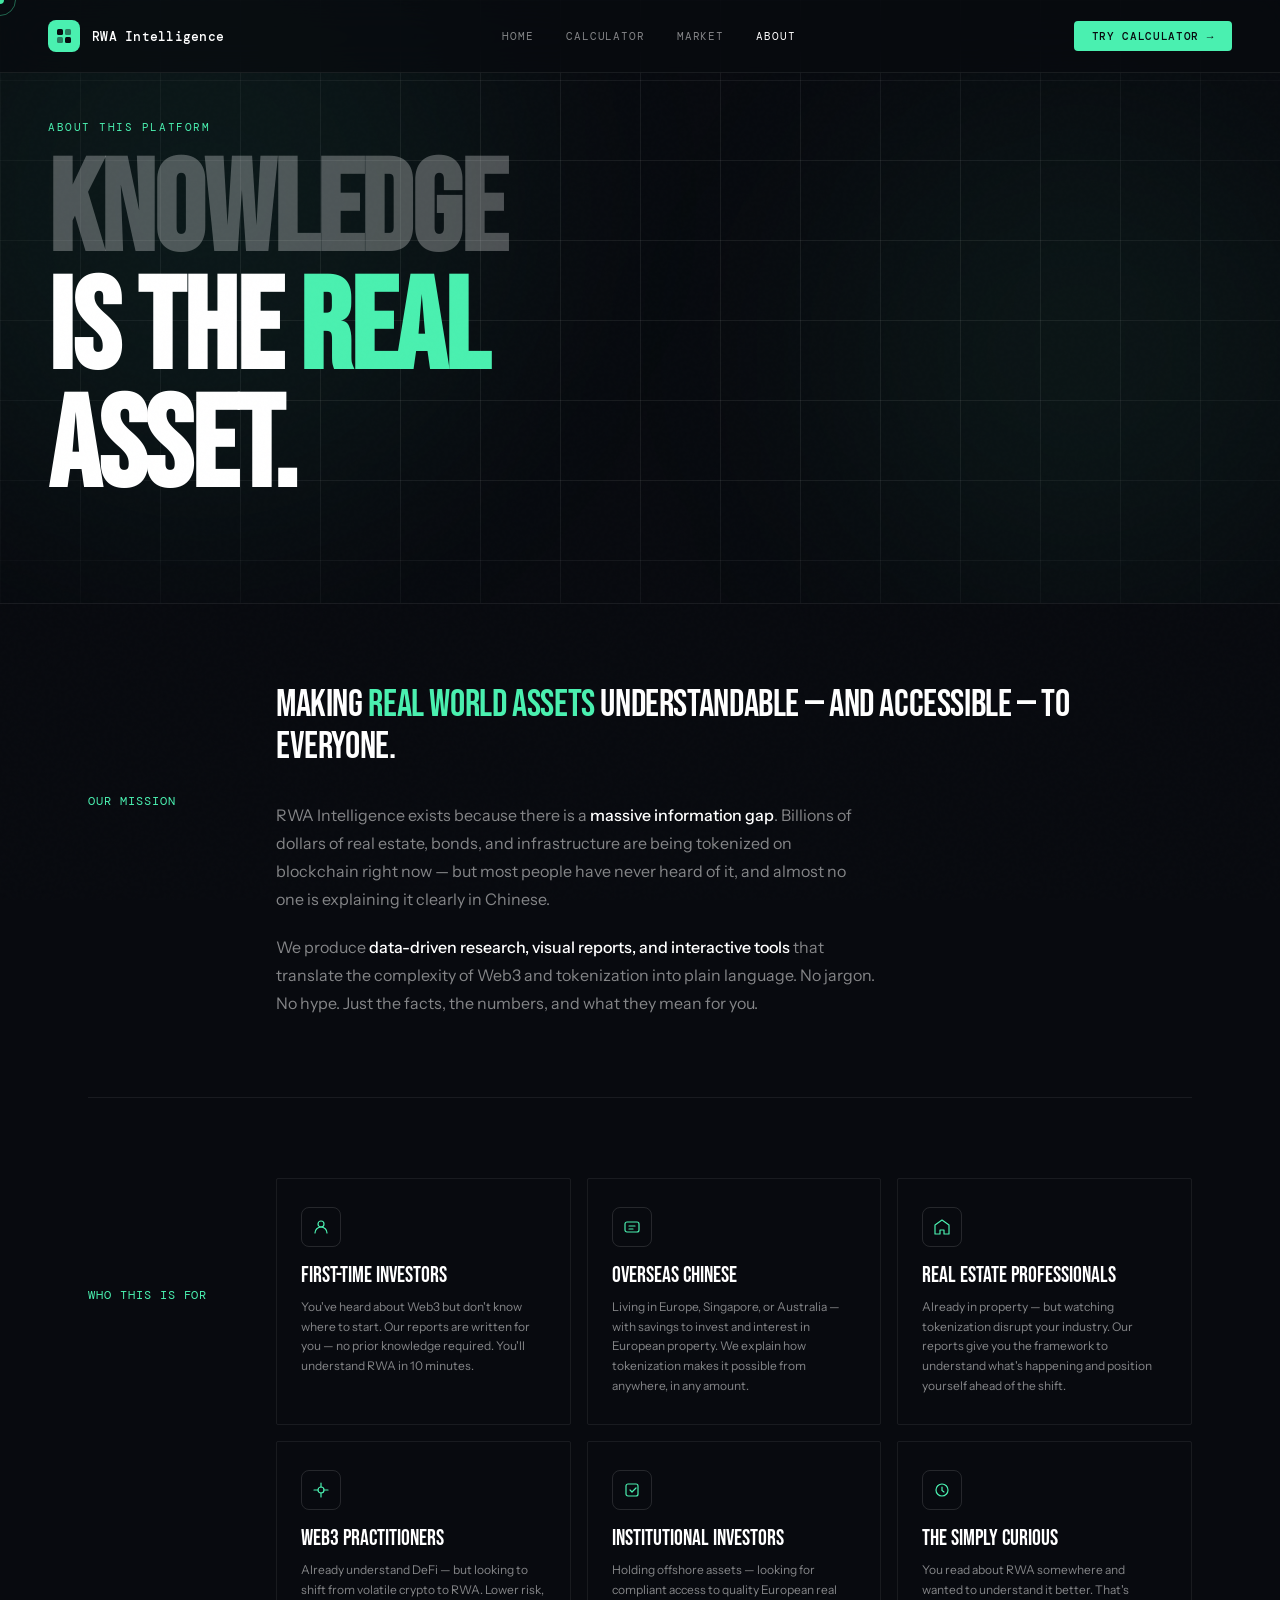
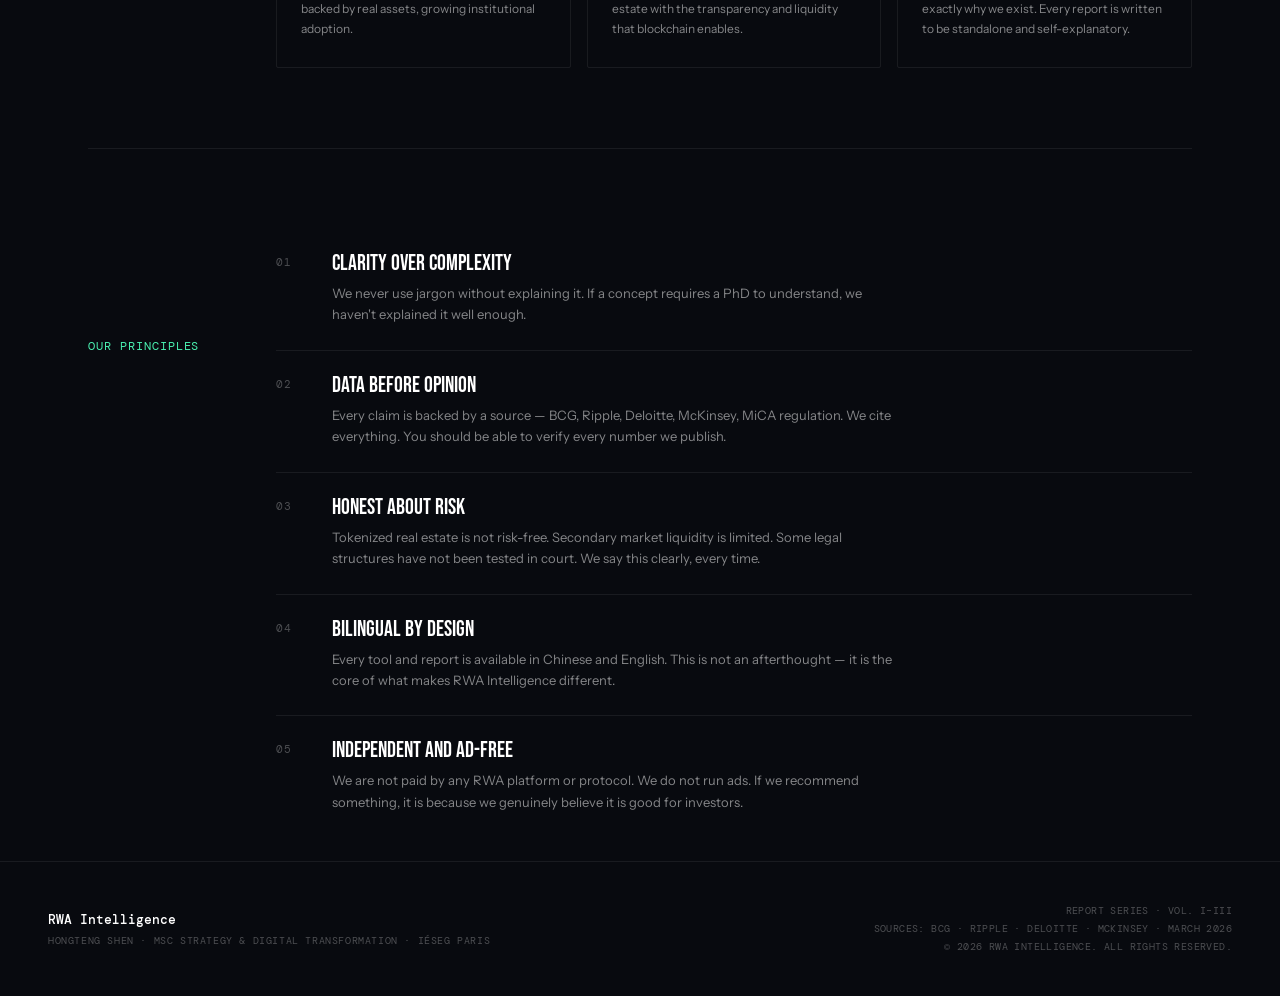
<file: about.html>
<!DOCTYPE html>
<html lang="en">
<head>
<meta charset="UTF-8"/>
<meta name="viewport" content="width=device-width, initial-scale=1.0"/>
<title>About — RWA Intelligence</title>
<meta name="description" content="RWA Intelligence is a bilingual research platform making Real World Asset tokenization accessible to everyone."/>
<link rel="preconnect" href="https://fonts.googleapis.com">
<link href="https://fonts.googleapis.com/css2?family=Bebas+Neue&family=DM+Mono:wght@300;400;500&family=Instrument+Sans:ital,wght@0,400;0,500;0,600;1,400&display=swap" rel="stylesheet">
<script async src="https://www.googletagmanager.com/gtag/js?id=G-4YDBL68VCG"></script>
<script>
  window.dataLayer = window.dataLayer || [];
  function gtag(){dataLayer.push(arguments);}
  gtag('js', new Date());
  gtag('config', 'G-4YDBL68VCG');
</script>
<link rel="stylesheet" href="style.css">
<style>
.about-hero{
  min-height:60vh;display:flex;flex-direction:column;justify-content:flex-end;
  padding:120px 48px 64px;position:relative;overflow:hidden;
  border-bottom:1px solid var(--line);
}
.about-body{max-width:1200px;margin:0 auto;padding:0 48px}
.about-section{padding:80px 0;border-bottom:1px solid var(--line)}
.about-section:last-child{border-bottom:none;padding-bottom:48px}
.two-col{display:grid;grid-template-columns:140px 1fr;gap:48px;align-items:start;overflow:hidden}
.col-label{
  font-family:var(--f-mono);font-size:12px;color:var(--accent);
  letter-spacing:.08em;text-transform:uppercase;padding-top:8px;
  position:sticky;top:100px;line-height:1.6;
}
.mission-text{
  font-family:var(--f-disp);font-size:clamp(24px,3vw,42px);
  line-height:1.1;color:var(--white);letter-spacing:-.01em;margin-bottom:32px;
}
.mission-text .hl{color:var(--accent)}
.mission-sub{font-size:16px;color:var(--dim);line-height:1.75;max-width:600px;margin-bottom:20px}
.mission-sub:last-child{margin-bottom:0}
.mission-sub strong{color:var(--white);font-weight:500}
.audience-grid{display:grid;grid-template-columns:repeat(3,minmax(0,1fr));gap:16px}
.audience-card{
  border:1px solid var(--line);border-radius:2px;padding:28px 24px;
  position:relative;overflow:hidden;transition:border-color .2s,background .2s;
}
.audience-card:hover{border-color:var(--line2);background:var(--bg2)}
.audience-card::before{
  content:'';position:absolute;top:0;left:0;right:0;height:2px;
  background:var(--accent);transform:scaleX(0);transform-origin:left;transition:transform .3s;
}
.audience-card:hover::before{transform:scaleX(1)}
.audience-icon{
  width:40px;height:40px;border-radius:8px;border:1px solid var(--line2);
  display:flex;align-items:center;justify-content:center;margin-bottom:18px;
}
.audience-icon svg{width:18px;height:18px}
.audience-title{font-family:var(--f-disp);font-size:22px;color:var(--white);line-height:1;margin-bottom:10px}
.audience-desc{font-size:12px;color:var(--dim);line-height:1.65}
.principle-list{display:flex;flex-direction:column}
.principle-row{
  display:flex;align-items:flex-start;gap:24px;
  padding:24px 0;border-bottom:1px solid var(--line);
}
.principle-row:last-child{border-bottom:none;padding-bottom:0}
.principle-num{font-family:var(--f-mono);font-size:11px;color:var(--dim2);letter-spacing:.06em;min-width:32px;padding-top:2px}
.principle-title{font-family:var(--f-disp);font-size:22px;color:var(--white);margin-bottom:8px;line-height:1}
.principle-desc{font-size:13px;color:var(--dim);line-height:1.65;max-width:560px}
@media(max-width:900px){
  .about-hero{padding:100px 24px 48px}
  .about-body{padding:0 24px}
  .two-col{grid-template-columns:1fr;gap:24px}
  .col-label{position:static}
  .audience-grid{grid-template-columns:1fr}
  .about-section{padding:56px 0}
}
</style>
</head>
<body>

<div class="cursor" id="cursor"></div>
<div class="cursor-ring" id="cursorRing"></div>

<nav>
  <a class="nav-logo" href="index.html">
    <div class="nav-logo-mark">
      <svg viewBox="0 0 16 16" fill="none">
        <rect x="1" y="1" width="6" height="6" rx="1.5" fill="#080a0f"/>
        <rect x="9" y="1" width="6" height="6" rx="1.5" fill="#080a0f" opacity=".5"/>
        <rect x="1" y="9" width="6" height="6" rx="1.5" fill="#080a0f" opacity=".5"/>
        <rect x="9" y="9" width="6" height="6" rx="1.5" fill="#080a0f"/>
      </svg>
    </div>
    <div class="nav-brand">RWA Intelligence</div>
  </a>
  <div class="nav-links">
    <a class="nav-link" href="index.html">Home</a>
    <a class="nav-link" href="calculator.html">Calculator</a>
    <a class="nav-link" href="#">Market</a>
    <a class="nav-link" href="about.html" style="color:var(--white)">About</a>
  </div>
  <a class="nav-cta" href="calculator.html">Try Calculator →</a>
</nav>

<!-- Hero -->
<div class="about-hero">
  <div class="hero-grid"></div>
  <div class="orb orb1"></div>
  <div class="orb orb2" style="background:rgba(74,240,176,0.05)"></div>
  <div class="hero-eyebrow reveal">About this platform</div>
  <h1 class="hero-title reveal">
    <span class="line-dim">Knowledge</span><br>
    is the <span class="line-accent">real</span><br>
    asset.
  </h1>
</div>

<div class="about-body">

  <!-- Mission -->
  <div class="about-section reveal">
    <div class="two-col">
      <div class="col-label">Our mission</div>
      <div class="col-content">
        <p class="mission-text">Making <span class="hl">Real World Assets</span> understandable — and accessible — to everyone.</p>
        <p class="mission-sub">RWA Intelligence exists because there is a <strong>massive information gap</strong>. Billions of dollars of real estate, bonds, and infrastructure are being tokenized on blockchain right now — but most people have never heard of it, and almost no one is explaining it clearly in Chinese.</p>
        <p class="mission-sub">We produce <strong>data-driven research, visual reports, and interactive tools</strong> that translate the complexity of Web3 and tokenization into plain language. No jargon. No hype. Just the facts, the numbers, and what they mean for you.</p>
      </div>
    </div>
  </div>

  <!-- Who this is for -->
  <div class="about-section reveal">
    <div class="two-col">
      <div class="col-label">Who this is for</div>
      <div class="col-content">
        <div class="audience-grid">
          <div class="audience-card">
            <div class="audience-icon">
              <svg viewBox="0 0 18 18" fill="none"><circle cx="9" cy="6" r="3" stroke="var(--accent)" stroke-width="1.2"/><path d="M3 15c0-3.314 2.686-6 6-6s6 2.686 6 6" stroke="var(--accent)" stroke-width="1.2" stroke-linecap="round"/></svg>
            </div>
            <div class="audience-title">First-time investors</div>
            <div class="audience-desc">You've heard about Web3 but don't know where to start. Our reports are written for you — no prior knowledge required. You'll understand RWA in 10 minutes.</div>
          </div>
          <div class="audience-card">
            <div class="audience-icon">
              <svg viewBox="0 0 18 18" fill="none"><rect x="2" y="4" width="14" height="10" rx="2" stroke="var(--accent)" stroke-width="1.2"/><path d="M6 8h6M6 11h4" stroke="var(--accent)" stroke-width="1.2" stroke-linecap="round"/></svg>
            </div>
            <div class="audience-title">Overseas Chinese</div>
            <div class="audience-desc">Living in Europe, Singapore, or Australia — with savings to invest and interest in European property. We explain how tokenization makes it possible from anywhere, in any amount.</div>
          </div>
          <div class="audience-card">
            <div class="audience-icon">
              <svg viewBox="0 0 18 18" fill="none"><path d="M9 2L2 7v9h5v-4h4v4h5V7L9 2z" stroke="var(--accent)" stroke-width="1.2" stroke-linejoin="round"/></svg>
            </div>
            <div class="audience-title">Real estate professionals</div>
            <div class="audience-desc">Already in property — but watching tokenization disrupt your industry. Our reports give you the framework to understand what's happening and position yourself ahead of the shift.</div>
          </div>
          <div class="audience-card">
            <div class="audience-icon">
              <svg viewBox="0 0 18 18" fill="none"><path d="M9 2v4M9 12v4M2 9h4M12 9h4" stroke="var(--accent)" stroke-width="1.2" stroke-linecap="round"/><circle cx="9" cy="9" r="3" stroke="var(--accent)" stroke-width="1.2"/></svg>
            </div>
            <div class="audience-title">Web3 practitioners</div>
            <div class="audience-desc">Already understand DeFi — but looking to shift from volatile crypto to RWA. Lower risk, backed by real assets, growing institutional adoption.</div>
          </div>
          <div class="audience-card">
            <div class="audience-icon">
              <svg viewBox="0 0 18 18" fill="none"><rect x="3" y="3" width="12" height="12" rx="2" stroke="var(--accent)" stroke-width="1.2"/><path d="M7 9l2 2 4-4" stroke="var(--accent)" stroke-width="1.2" stroke-linecap="round" stroke-linejoin="round"/></svg>
            </div>
            <div class="audience-title">Institutional investors</div>
            <div class="audience-desc">Holding offshore assets — looking for compliant access to quality European real estate with the transparency and liquidity that blockchain enables.</div>
          </div>
          <div class="audience-card">
            <div class="audience-icon">
              <svg viewBox="0 0 18 18" fill="none"><circle cx="9" cy="9" r="6" stroke="var(--accent)" stroke-width="1.2"/><path d="M9 6v3.5L11 11" stroke="var(--accent)" stroke-width="1.2" stroke-linecap="round"/></svg>
            </div>
            <div class="audience-title">The simply curious</div>
            <div class="audience-desc">You read about RWA somewhere and wanted to understand it better. That's exactly why we exist. Every report is written to be standalone and self-explanatory.</div>
          </div>
        </div>
      </div>
    </div>
  </div>

  <!-- Principles -->
  <div class="about-section reveal">
    <div class="two-col">
      <div class="col-label">Our principles</div>
      <div class="col-content">
        <div class="principle-list">
          <div class="principle-row">
            <div class="principle-num">01</div>
            <div>
              <div class="principle-title">Clarity over complexity</div>
              <div class="principle-desc">We never use jargon without explaining it. If a concept requires a PhD to understand, we haven't explained it well enough.</div>
            </div>
          </div>
          <div class="principle-row">
            <div class="principle-num">02</div>
            <div>
              <div class="principle-title">Data before opinion</div>
              <div class="principle-desc">Every claim is backed by a source — BCG, Ripple, Deloitte, McKinsey, MiCA regulation. We cite everything. You should be able to verify every number we publish.</div>
            </div>
          </div>
          <div class="principle-row">
            <div class="principle-num">03</div>
            <div>
              <div class="principle-title">Honest about risk</div>
              <div class="principle-desc">Tokenized real estate is not risk-free. Secondary market liquidity is limited. Some legal structures have not been tested in court. We say this clearly, every time.</div>
            </div>
          </div>
          <div class="principle-row">
            <div class="principle-num">04</div>
            <div>
              <div class="principle-title">Bilingual by design</div>
              <div class="principle-desc">Every tool and report is available in Chinese and English. This is not an afterthought — it is the core of what makes RWA Intelligence different.</div>
            </div>
          </div>
          <div class="principle-row">
            <div class="principle-num">05</div>
            <div>
              <div class="principle-title">Independent and ad-free</div>
              <div class="principle-desc">We are not paid by any RWA platform or protocol. We do not run ads. If we recommend something, it is because we genuinely believe it is good for investors.</div>
            </div>
          </div>
        </div>
      </div>
    </div>
  </div>

</div>

<footer style="border-top:1px solid var(--line);padding:40px 48px;display:flex;align-items:center;justify-content:space-between;gap:24px;flex-wrap:wrap">
  <div>
    <div class="footer-brand">RWA Intelligence</div>
    <div class="footer-sub">Hongteng Shen · MSc Strategy & Digital Transformation · IÉSEG Paris</div>
  </div>
  <div class="footer-right">
    Report Series · Vol. I–III<br>
    Sources: BCG · Ripple · Deloitte · McKinsey · March 2026<br>
    © 2026 RWA Intelligence. All rights reserved.
  </div>
</footer>

<script src="main.js"></script>
</body>
</html>
</file>
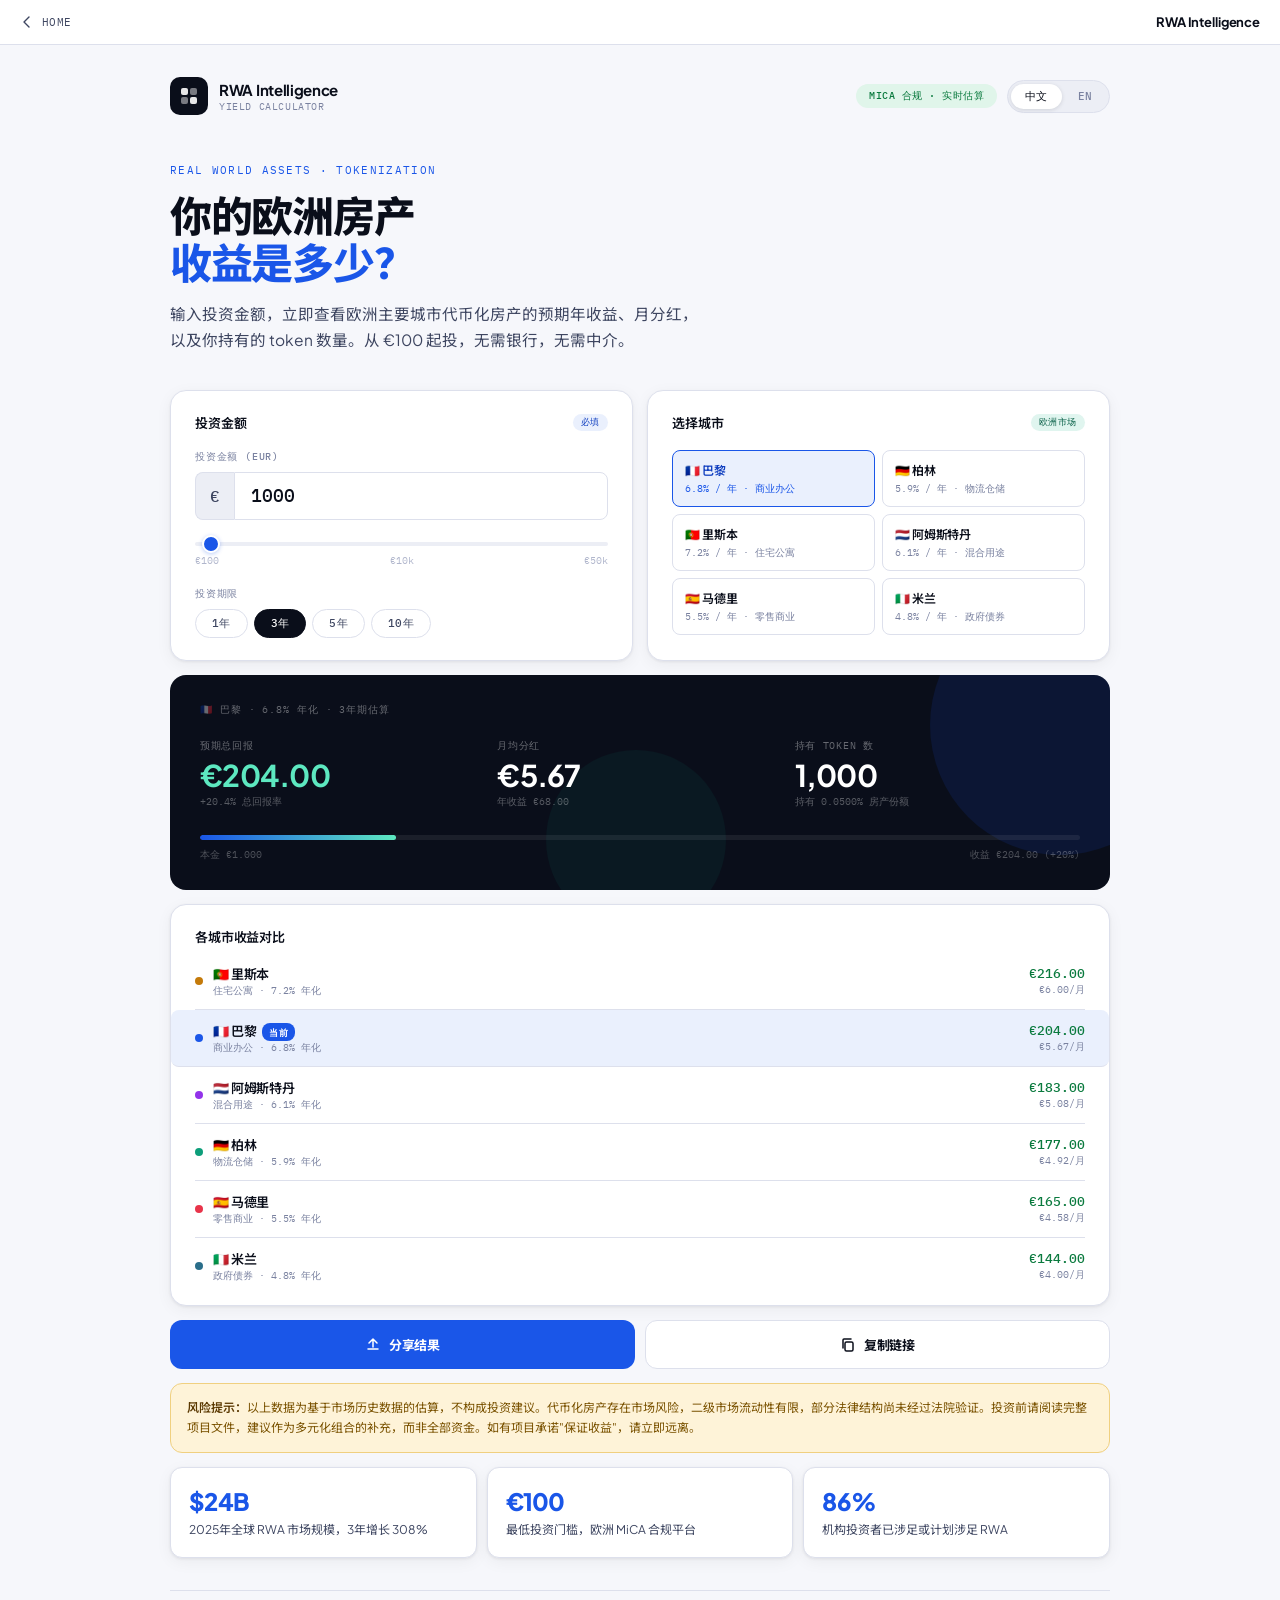
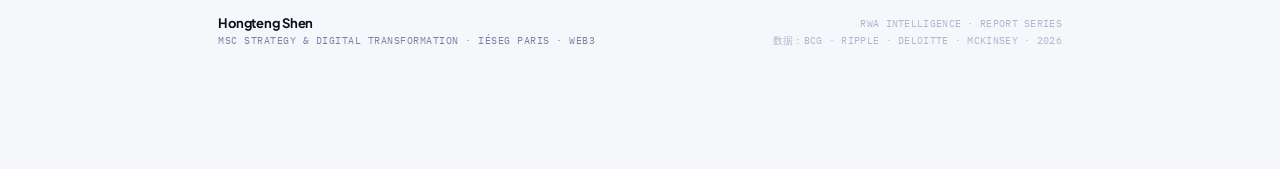
<file: calculator.html>
<!DOCTYPE html>
<html lang="zh">
<head>
<meta charset="UTF-8"/>
<meta name="viewport" content="width=device-width, initial-scale=1.0"/>
<title>RWA Yield Calculator — RWA Intelligence</title>
<meta name="description" content="Calculate your expected returns from tokenized European real estate. Starting from €100."/>
<link rel="preconnect" href="https://fonts.googleapis.com">
<link href="https://fonts.googleapis.com/css2?family=Plus+Jakarta+Sans:ital,wght@0,300;0,400;0,500;0,600;0,700;0,800&family=IBM+Plex+Mono:wght@300;400;500&family=Noto+Sans+SC:wght@300;400;500;700&display=swap" rel="stylesheet">
<!-- Google tag (gtag.js) -->
<script async src="https://www.googletagmanager.com/gtag/js?id=G-4YDBL68VCG"></script>
<script>
  window.dataLayer = window.dataLayer || [];
  function gtag(){dataLayer.push(arguments);}
  gtag('js', new Date());
  gtag('config', 'G-4YDBL68VCG');
</script>
<link rel="stylesheet" href="style.css">
<style>
/* Calculator-specific overrides — light theme on top of style.css dark vars */
:root{
  --ink:#0a0e1a;--ink2:#3d4560;--ink3:#7a82a0;--ink4:#b0b6cc;
  --paper:#f6f7fb;--paper2:#eceef5;--paper3:#dde0ec;--white:#ffffff;
  --blue:#1a56e8;--blue-d:#1240c0;--blue-l:#eaf0fd;
  --teal:#0d9e7a;--teal-l:#e0f5ef;
  --amber:#c47a0a;--amber-l:#fef3d8;
  --up:#0a7a3e;--up-bg:#e0f5ea;
  --r:12px;--r-sm:8px;--r-lg:16px;
  --shadow:0 1px 3px rgba(10,14,26,0.07),0 4px 16px rgba(10,14,26,0.05);
  --f-head:'Plus Jakarta Sans','Noto Sans SC',sans-serif;
  --f-body:'Plus Jakarta Sans','Noto Sans SC',sans-serif;
  --f-mono:'IBM Plex Mono',monospace;
}
*,*::before,*::after{box-sizing:border-box;margin:0;padding:0}
html{font-size:15px;scroll-behavior:smooth}
body{
  font-family:var(--f-body);
  background:var(--paper);
  color:var(--ink);
  min-height:100vh;
  -webkit-font-smoothing:antialiased;
  cursor:auto;
}
/* Reset all homepage dark styles */
body::before{display:none}
.cursor,.cursor-ring{display:none}
nav{display:none}
.hero{
  min-height:unset !important;
  display:block !important;
  padding:0 !important;
  position:relative;
  overflow:visible;
  margin-bottom:36px;
  animation:fadeUp .45s ease both;
}
.hero-grid,.orb,.scroll-hint{display:none !important}
.hero-title{
  font-family:var(--f-head) !important;
  font-size:clamp(26px,4.5vw,42px) !important;
  font-weight:800 !important;
  line-height:1.12 !important;
  letter-spacing:-0.03em !important;
  color:var(--ink) !important;
  margin-bottom:16px !important;
}
.hero-title span{color:var(--blue) !important}
.hero-title .line-dim{color:var(--ink) !important}
.hero-title .line-accent{color:var(--blue) !important}
.hero-bottom{display:block !important;opacity:1 !important;animation:none !important}
.hero-eyebrow{
  font-family:var(--f-mono) !important;
  font-size:11px !important;
  color:var(--blue) !important;
  text-transform:uppercase !important;
  letter-spacing:.12em !important;
  margin-bottom:14px !important;
  font-weight:400 !important;
  opacity:1 !important;
  animation:none !important;
}
.hero-desc{
  font-size:15.5px !important;
  font-weight:400 !important;
  color:var(--ink2) !important;
  line-height:1.7 !important;
  max-width:540px !important;
}
.stats-bar,.ticker-wrap,.reports-grid,.report-card,.calc-banner,
.calc-section,.section-header,.section-title,.section-tag{display:none !important}

/* Back nav */
.calc-nav{
  background:var(--white);
  border-bottom:1px solid var(--paper3);
  padding:14px 20px;
  display:flex;align-items:center;justify-content:space-between;
}
.back-link{
  display:flex;align-items:center;gap:8px;
  font-family:var(--f-mono);font-size:11px;
  color:var(--ink2);text-decoration:none;
  letter-spacing:.04em;text-transform:uppercase;
  transition:color .15s;
}
.back-link:hover{color:var(--blue)}
.back-link svg{width:14px;height:14px}
.calc-nav-brand{
  font-family:var(--f-head);font-size:13px;font-weight:700;
  color:var(--ink);letter-spacing:-0.01em;
}

.page{max-width:980px;margin:0 auto;padding:32px 20px 72px}
.header{display:flex;align-items:center;justify-content:space-between;margin-bottom:48px;gap:16px;flex-wrap:wrap}
.brand{display:flex;align-items:center;gap:11px}
.brand-mark{width:38px;height:38px;border-radius:10px;background:var(--ink);display:flex;align-items:center;justify-content:center;flex-shrink:0}
.brand-mark svg{width:18px;height:18px}
.brand-name{font-family:var(--f-head);font-size:15px;font-weight:700;color:var(--ink);letter-spacing:-0.02em}
.brand-sub{font-family:var(--f-mono);font-size:10px;color:var(--ink3);text-transform:uppercase;letter-spacing:.06em;margin-top:1px}
.header-right{display:flex;align-items:center;gap:10px;flex-wrap:wrap}
.header-badge{font-family:var(--f-mono);font-size:10px;font-weight:500;background:var(--up-bg);color:var(--up);padding:5px 13px;border-radius:20px;letter-spacing:.05em;text-transform:uppercase;white-space:nowrap}
.lang-toggle{display:flex;background:var(--paper2);border-radius:20px;padding:3px;border:1px solid var(--paper3);gap:2px}
.lang-btn{font-family:var(--f-mono);font-size:11px;font-weight:500;padding:5px 14px;border-radius:16px;border:none;background:transparent;color:var(--ink3);cursor:pointer;transition:all .2s;letter-spacing:.02em}
.lang-btn.active{background:var(--white);color:var(--ink);box-shadow:0 1px 4px rgba(10,14,26,0.12)}
.hero{margin-bottom:36px;animation:fadeUp .45s ease both;min-height:unset !important}
.hero-eyebrow{font-family:var(--f-mono);font-size:11px;color:var(--blue);text-transform:uppercase;letter-spacing:.12em;margin-bottom:14px;font-weight:400}
.hero-title{font-family:var(--f-head);font-size:clamp(26px,4.5vw,42px);font-weight:800;line-height:1.12;letter-spacing:-0.03em;color:var(--ink);margin-bottom:16px}
.hero-title span{color:var(--blue)}
.hero-desc{font-size:15.5px;font-weight:400;color:var(--ink2);line-height:1.7;max-width:540px}
.main-grid{display:grid;grid-template-columns:1fr 1fr;gap:14px;margin-bottom:14px;animation:fadeUp .45s ease .08s both}
@media(max-width:680px){.main-grid{grid-template-columns:1fr}}
.card{background:var(--white);border:1px solid var(--paper3);border-radius:var(--r-lg);padding:22px 24px;box-shadow:var(--shadow)}
.card-title{font-family:var(--f-head);font-size:13px;font-weight:600;color:var(--ink);letter-spacing:-0.01em;margin-bottom:18px;display:flex;align-items:center;justify-content:space-between}
.card-badge{font-family:var(--f-mono);font-size:9px;font-weight:500;text-transform:uppercase;letter-spacing:.06em;padding:2px 8px;border-radius:10px}
.badge-purple{background:var(--blue-l);color:var(--blue-d)}
.badge-teal{background:var(--teal-l);color:#065f46}
.input-group{margin-bottom:20px}
.input-group:last-child{margin-bottom:0}
.input-label{font-family:var(--f-mono);font-size:10px;font-weight:500;color:var(--ink3);text-transform:uppercase;letter-spacing:.08em;margin-bottom:8px;display:block}
.input-row{display:flex;align-items:center}
.input-prefix{font-family:var(--f-mono);font-size:16px;font-weight:500;color:var(--ink2);background:var(--paper2);border:1px solid var(--paper3);border-right:none;padding:0 14px;height:48px;display:flex;align-items:center;border-radius:var(--r-sm) 0 0 var(--r-sm);user-select:none}
.input-field{flex:1;height:48px;font-family:var(--f-mono);font-size:18px;font-weight:500;color:var(--ink);background:var(--white);border:1px solid var(--paper3);border-radius:0 var(--r-sm) var(--r-sm) 0;padding:0 16px;outline:none;transition:border-color .15s;-moz-appearance:textfield}
.input-field::-webkit-outer-spin-button,.input-field::-webkit-inner-spin-button{-webkit-appearance:none}
.input-field:focus{border-color:var(--blue)}
.slider-wrap{margin-top:10px}
input[type=range]{width:100%;height:4px;-webkit-appearance:none;appearance:none;background:var(--paper2);border-radius:2px;outline:none;cursor:pointer}
input[type=range]::-webkit-slider-thumb{-webkit-appearance:none;width:18px;height:18px;border-radius:50%;background:var(--blue);border:2px solid var(--white);box-shadow:0 1px 4px rgba(26,86,232,0.3);transition:transform .1s}
input[type=range]::-webkit-slider-thumb:hover{transform:scale(1.15)}
.slider-labels{display:flex;justify-content:space-between;font-family:var(--f-mono);font-size:10px;color:var(--ink4);margin-top:5px}
.city-grid{display:grid;grid-template-columns:repeat(2,1fr);gap:7px}
.city-btn{border:1px solid var(--paper3);border-radius:var(--r-sm);padding:10px 12px;background:var(--white);cursor:pointer;transition:all .15s;text-align:left}
.city-btn:hover{background:var(--paper)}
.city-btn.active{border-color:var(--blue);background:var(--blue-l)}
.city-btn-name{font-family:var(--f-head);font-size:12px;font-weight:600;color:var(--ink);display:block;margin-bottom:2px;letter-spacing:-0.01em}
.city-btn.active .city-btn-name{color:var(--blue-d)}
.city-btn-yield{font-family:var(--f-mono);font-size:10px;color:var(--ink3)}
.city-btn.active .city-btn-yield{color:var(--blue)}
.dur-tabs{display:flex;gap:6px;flex-wrap:wrap}
.dur-tab{font-family:var(--f-mono);font-size:11px;font-weight:500;padding:6px 16px;border-radius:20px;border:1px solid var(--paper3);background:var(--white);color:var(--ink2);cursor:pointer;transition:all .15s;letter-spacing:.03em}
.dur-tab:hover{border-color:var(--blue);color:var(--blue)}
.dur-tab.active{background:var(--ink);color:var(--white);border-color:var(--ink)}
.results-card{background:var(--ink);border-radius:var(--r-lg);padding:28px 30px;margin-bottom:14px;position:relative;overflow:hidden;animation:fadeUp .45s ease .16s both}
.results-card::before{content:'';position:absolute;top:-80px;right:-80px;width:260px;height:260px;border-radius:50%;background:rgba(26,86,232,0.12)}
.results-card::after{content:'';position:absolute;bottom:-40px;left:40%;width:180px;height:180px;border-radius:50%;background:rgba(13,158,122,0.08)}
.results-eyebrow{font-family:var(--f-mono);font-size:10px;color:rgba(255,255,255,0.38);text-transform:uppercase;letter-spacing:.09em;margin-bottom:22px;position:relative;z-index:1}
.results-main{display:grid;grid-template-columns:repeat(3,minmax(0,1fr));gap:12px;margin-bottom:26px;position:relative;z-index:1}
@media(max-width:480px){.results-main{grid-template-columns:1fr 1fr}}
.result-item-label{font-family:var(--f-mono);font-size:10px;color:rgba(255,255,255,0.38);text-transform:uppercase;letter-spacing:.07em;margin-bottom:7px}
.result-item-value{font-family:var(--f-head);font-size:clamp(20px,2.8vw,30px);font-weight:700;color:#fff;letter-spacing:-0.025em;line-height:1}
.result-item-value.accent{color:#5de8c0}
.result-item-sub{font-family:var(--f-mono);font-size:10px;color:rgba(255,255,255,0.32);margin-top:5px}
.dark-bar-wrap{background:rgba(255,255,255,0.07);border-radius:4px;height:5px;overflow:hidden;margin-bottom:8px;position:relative;z-index:1}
.dark-bar-fill{height:100%;border-radius:4px;background:linear-gradient(90deg,#1a56e8,#5de8c0);transition:width .55s cubic-bezier(.4,0,.2,1)}
.dark-bar-labels{display:flex;justify-content:space-between;font-family:var(--f-mono);font-size:10px;color:rgba(255,255,255,0.28);position:relative;z-index:1}
.breakdown{margin-bottom:14px}
.breakdown-row{display:flex;align-items:center;justify-content:space-between;padding:11px 0;border-bottom:1px solid var(--paper3)}
.breakdown-row:first-child{padding-top:0}
.breakdown-row:last-child{border:none;padding-bottom:0}
.br-left{display:flex;align-items:center;gap:10px}
.br-dot{width:8px;height:8px;border-radius:50%;flex-shrink:0}
.br-name{font-size:13px;font-weight:600;color:var(--ink);letter-spacing:-0.01em}
.br-sub{font-family:var(--f-mono);font-size:10px;color:var(--ink3);margin-top:1px}
.br-right{text-align:right}
.br-val{font-family:var(--f-mono);font-size:13px;font-weight:500;color:var(--up)}
.br-tokens{font-family:var(--f-mono);font-size:10px;color:var(--ink3);margin-top:1px}
.cta-row{display:grid;grid-template-columns:1fr 1fr;gap:10px;margin-bottom:14px}
@media(max-width:480px){.cta-row{grid-template-columns:1fr}}
.cta-btn{display:flex;align-items:center;justify-content:center;gap:8px;padding:14px 20px;border-radius:var(--r);font-family:var(--f-head);font-size:13px;font-weight:700;cursor:pointer;transition:all .15s;border:none;letter-spacing:-0.01em;text-decoration:none}
.cta-primary{background:var(--blue);color:#fff}
.cta-primary:hover{background:var(--blue-d)}
.cta-secondary{background:var(--white);color:var(--ink);border:1px solid var(--paper3)}
.cta-secondary:hover{background:var(--paper)}
.cta-icon{width:16px;height:16px;flex-shrink:0}
.disclaimer{background:var(--amber-l);border:1px solid #f0d080;border-radius:var(--r);padding:14px 16px;font-size:12px;color:#7a5200;line-height:1.65;margin-bottom:14px}
.disclaimer strong{font-weight:600;color:#5a3800}
.info-grid{display:grid;grid-template-columns:repeat(3,minmax(0,1fr));gap:10px;margin-bottom:32px}
@media(max-width:600px){.info-grid{grid-template-columns:1fr}}
.info-card{background:var(--white);border:1px solid var(--paper3);border-radius:var(--r);padding:18px;box-shadow:var(--shadow)}
.info-num{font-family:var(--f-head);font-size:24px;font-weight:800;color:var(--blue);letter-spacing:-0.03em;margin-bottom:5px}
.info-label{font-size:12px;color:var(--ink2);line-height:1.5;font-weight:400}
.footer{padding-top:24px;border-top:1px solid var(--paper3);display:flex;justify-content:space-between;align-items:flex-start;gap:16px;flex-wrap:wrap}
.footer-name{font-family:var(--f-head);font-size:13px;font-weight:700;color:var(--ink);letter-spacing:-0.01em}
.footer-meta{font-family:var(--f-mono);font-size:10px;color:var(--ink3);margin-top:3px;text-transform:uppercase;letter-spacing:.05em}
.footer-right{font-family:var(--f-mono);font-size:10px;color:var(--ink4);text-align:right;text-transform:uppercase;letter-spacing:.03em;line-height:1.7}
.toast{position:fixed;bottom:24px;left:50%;transform:translateX(-50%) translateY(80px);background:var(--ink);color:#fff;font-family:var(--f-mono);font-size:12px;padding:10px 20px;border-radius:20px;opacity:0;transition:all .28s;pointer-events:none;white-space:nowrap;z-index:999}
.toast.show{opacity:1;transform:translateX(-50%) translateY(0)}
@keyframes fadeUp{from{opacity:0;transform:translateY(14px)}to{opacity:1;transform:translateY(0)}}
</style>
</head>
<body>

<div class="calc-nav">
  <a class="back-link" href="index.html">
    <svg viewBox="0 0 14 14" fill="none"><path d="M9 2L4 7l5 5" stroke="currentColor" stroke-width="1.4" stroke-linecap="round" stroke-linejoin="round"/></svg>
    Home
  </a>
  <div class="calc-nav-brand">RWA Intelligence</div>
</div>

<div class="page">
  <header class="header">
    <div class="brand">
      <div class="brand-mark">
        <svg viewBox="0 0 18 18" fill="none">
          <rect x="1" y="1" width="7" height="7" rx="2" fill="white" opacity=".9"/>
          <rect x="10" y="1" width="7" height="7" rx="2" fill="white" opacity=".45"/>
          <rect x="1" y="10" width="7" height="7" rx="2" fill="white" opacity=".45"/>
          <rect x="10" y="10" width="7" height="7" rx="2" fill="white" opacity=".9"/>
        </svg>
      </div>
      <div>
        <div class="brand-name">RWA Intelligence</div>
        <div class="brand-sub" id="brandSub"></div>
      </div>
    </div>
    <div class="header-right">
      <div class="header-badge" id="headerBadge"></div>
      <div class="lang-toggle">
        <button class="lang-btn active" id="btnZh" onclick="setLang('zh')">中文</button>
        <button class="lang-btn" id="btnEn" onclick="setLang('en')">EN</button>
      </div>
    </div>
  </header>

  <div class="hero">
    <div class="hero-eyebrow" id="heroEyebrow"></div>
    <h1 class="hero-title" id="heroTitle"></h1>
    <p class="hero-desc" id="heroDesc"></p>
  </div>

  <div class="main-grid">
    <div class="card">
      <div class="card-title">
        <span id="labelAmount"></span>
        <span class="card-badge badge-purple" id="badgeRequired"></span>
      </div>
      <div class="input-group">
        <label class="input-label" id="labelAmountEur"></label>
        <div class="input-row">
          <div class="input-prefix">€</div>
          <input class="input-field" type="number" id="amount" value="1000" min="100" max="1000000" step="100" oninput="sync('amount')">
        </div>
        <div class="slider-wrap">
          <input type="range" id="amountSlider" min="100" max="50000" step="100" value="1000" oninput="sync('slider')">
          <div class="slider-labels"><span>€100</span><span>€10k</span><span>€50k</span></div>
        </div>
      </div>
      <div class="input-group">
        <label class="input-label" id="labelDuration"></label>
        <div class="dur-tabs">
          <button class="dur-tab" data-yr="1" onclick="setDur(1)" id="dur1"></button>
          <button class="dur-tab active" data-yr="3" onclick="setDur(3)" id="dur3"></button>
          <button class="dur-tab" data-yr="5" onclick="setDur(5)" id="dur5"></button>
          <button class="dur-tab" data-yr="10" onclick="setDur(10)" id="dur10"></button>
        </div>
      </div>
    </div>
    <div class="card">
      <div class="card-title">
        <span id="labelCity"></span>
        <span class="card-badge badge-teal" id="badgeMarket"></span>
      </div>
      <div class="city-grid" id="cityGrid"></div>
    </div>
  </div>

  <div class="results-card">
    <div class="results-eyebrow" id="resultsEyebrow"></div>
    <div class="results-main">
      <div class="result-item">
        <div class="result-item-label" id="labelTotal"></div>
        <div class="result-item-value accent" id="rTotal">—</div>
        <div class="result-item-sub" id="rTotalSub"></div>
      </div>
      <div class="result-item">
        <div class="result-item-label" id="labelMonthly"></div>
        <div class="result-item-value" id="rMonthly">—</div>
        <div class="result-item-sub" id="rMonthlySub"></div>
      </div>
      <div class="result-item">
        <div class="result-item-label" id="labelTokens"></div>
        <div class="result-item-value" id="rTokens">—</div>
        <div class="result-item-sub" id="rTokensSub"></div>
      </div>
    </div>
    <div class="dark-bar-wrap">
      <div class="dark-bar-fill" id="progressBar" style="width:0%"></div>
    </div>
    <div class="dark-bar-labels">
      <span id="barLeft"></span>
      <span id="barRight"></span>
    </div>
  </div>

  <div class="card breakdown">
    <div class="card-title" id="labelBreakdown"></div>
    <div id="breakdownList"></div>
  </div>

  <div class="cta-row">
    <button class="cta-btn cta-primary" onclick="shareResult()">
      <svg class="cta-icon" viewBox="0 0 16 16" fill="none"><path d="M8 2v8M4 6l4-4 4 4M3 12h10" stroke="white" stroke-width="1.5" stroke-linecap="round" stroke-linejoin="round"/></svg>
      <span id="btnShare"></span>
    </button>
    <button class="cta-btn cta-secondary" onclick="copyLink()">
      <svg class="cta-icon" viewBox="0 0 16 16" fill="none"><rect x="5" y="5" width="8" height="9" rx="1.5" stroke="currentColor" stroke-width="1.5"/><path d="M3 11V3a1 1 0 011-1h7" stroke="currentColor" stroke-width="1.5" stroke-linecap="round"/></svg>
      <span id="btnCopy"></span>
    </button>
  </div>

  <div class="disclaimer" id="disclaimerBox"></div>

  <div class="info-grid">
    <div class="info-card"><div class="info-num">$24B</div><div class="info-label" id="info1"></div></div>
    <div class="info-card"><div class="info-num">€100</div><div class="info-label" id="info2"></div></div>
    <div class="info-card"><div class="info-num">86%</div><div class="info-label" id="info3"></div></div>
  </div>

  <footer class="footer">
    <div>
      <div class="footer-name">Hongteng Shen</div>
      <div class="footer-meta" id="footerMeta"></div>
    </div>
    <div class="footer-right" id="footerRight"></div>
  </footer>
</div>

<div class="toast" id="toast"></div>
<script src="app.js"></script>
</body>
</html>
</file>
<file: style.css>
*,*::before,*::after{box-sizing:border-box;margin:0;padding:0}
:root{
  --bg:#080a0f;
  --bg2:#0e1118;
  --bg3:#141720;
  --line:rgba(255,255,255,0.07);
  --line2:rgba(255,255,255,0.12);
  --white:#ffffff;
  --dim:rgba(255,255,255,0.5);
  --dim2:rgba(255,255,255,0.28);
  --dim3:rgba(255,255,255,0.12);
  --accent:#4af0b0;
  --accent2:#1a8fff;
  --red:#ff4d6d;
  --f-disp:'Bebas Neue',sans-serif;
  --f-body:'Instrument Sans',sans-serif;
  --f-mono:'DM Mono',monospace;
}
html{font-size:16px;scroll-behavior:smooth}
body{
  font-family:var(--f-body);
  background:var(--bg);
  color:var(--white);
  overflow-x:hidden;
  -webkit-font-smoothing:antialiased;
  cursor:none;
}

/* ── Custom cursor ── */
.cursor{
  position:fixed;width:8px;height:8px;
  background:var(--accent);border-radius:50%;
  pointer-events:none;z-index:9999;
  transform:translate(-50%,-50%);
  transition:transform .1s,width .2s,height .2s,opacity .2s;
  mix-blend-mode:difference;
}
.cursor-ring{
  position:fixed;width:32px;height:32px;
  border:1px solid rgba(74,240,176,0.4);border-radius:50%;
  pointer-events:none;z-index:9998;
  transform:translate(-50%,-50%);
  transition:transform .12s ease-out,width .2s,height .2s,opacity .2s;
}

/* ── Noise overlay ── */
body::before{
  content:'';position:fixed;inset:0;
  background-image:url("data:image/svg+xml,%3Csvg viewBox='0 0 256 256' xmlns='http://www.w3.org/2000/svg'%3E%3Cfilter id='noise'%3E%3CfeTurbulence type='fractalNoise' baseFrequency='0.9' numOctaves='4' stitchTiles='stitch'/%3E%3C/filter%3E%3Crect width='100%25' height='100%25' filter='url(%23noise)' opacity='0.03'/%3E%3C/svg%3E");
  opacity:.4;pointer-events:none;z-index:1;
}

/* ── Nav ── */
nav{
  position:fixed;top:0;left:0;right:0;z-index:100;
  display:flex;align-items:center;justify-content:space-between;
  padding:20px 48px;
  border-bottom:1px solid var(--line);
  background:rgba(8,10,15,0.7);
  backdrop-filter:blur(20px);
  -webkit-backdrop-filter:blur(20px);
}
.nav-logo{
  display:flex;align-items:center;gap:12px;
  text-decoration:none;
}
.nav-logo-mark{
  width:32px;height:32px;border-radius:8px;
  background:var(--accent);
  display:flex;align-items:center;justify-content:center;
}
.nav-logo-mark svg{width:16px;height:16px}
.nav-brand{
  font-family:var(--f-mono);font-size:13px;font-weight:500;
  color:var(--white);letter-spacing:.02em;
}
.nav-links{display:flex;gap:32px;align-items:center}
.nav-link{
  font-family:var(--f-mono);font-size:11px;font-weight:400;
  color:var(--dim);text-decoration:none;
  letter-spacing:.08em;text-transform:uppercase;
  transition:color .15s;
}
.nav-link:hover{color:var(--white)}
.nav-cta{
  font-family:var(--f-mono);font-size:11px;font-weight:500;
  color:var(--bg);background:var(--accent);
  padding:8px 18px;border-radius:4px;
  text-decoration:none;letter-spacing:.06em;text-transform:uppercase;
  transition:opacity .15s;
}
.nav-cta:hover{opacity:.85}

/* ── Hero ── */
.hero{
  min-height:100vh;
  display:flex;flex-direction:column;justify-content:flex-end;
  padding:0 48px 72px;
  position:relative;
  overflow:hidden;
}

/* Grid background */
.hero-grid{
  position:absolute;inset:0;
  background-image:
    linear-gradient(var(--line) 1px, transparent 1px),
    linear-gradient(90deg, var(--line) 1px, transparent 1px);
  background-size:80px 80px;
  mask-image:radial-gradient(ellipse 80% 80% at 50% 50%, black 40%, transparent 100%);
}

/* Glow orbs */
.orb{
  position:absolute;border-radius:50%;
  filter:blur(120px);pointer-events:none;
}
.orb1{
  width:600px;height:600px;
  top:-100px;left:-100px;
  background:rgba(74,240,176,0.06);
}
.orb2{
  width:500px;height:500px;
  top:100px;right:-50px;
  background:rgba(26,143,255,0.07);
}
.orb3{
  width:400px;height:400px;
  bottom:0;left:40%;
  background:rgba(74,240,176,0.04);
}

.hero-eyebrow{
  font-family:var(--f-mono);font-size:11px;font-weight:400;
  color:var(--accent);letter-spacing:.14em;text-transform:uppercase;
  margin-bottom:20px;
  opacity:0;animation:fadeUp .6s ease .2s forwards;
}
.hero-title{
  font-family:var(--f-disp);
  font-size:clamp(72px,10vw,148px);
  line-height:.92;
  letter-spacing:-.01em;
  color:var(--white);
  margin-bottom:32px;
  opacity:0;animation:fadeUp .7s ease .35s forwards;
}
.hero-title .line-accent{color:var(--accent)}
.hero-title .line-dim{color:var(--dim2)}

.hero-bottom{
  display:flex;align-items:flex-end;justify-content:space-between;gap:32px;
  opacity:0;animation:fadeUp .6s ease .55s forwards;
}
.hero-desc{
  font-size:16px;font-weight:400;
  color:var(--dim);line-height:1.65;
  max-width:440px;
}
.hero-desc strong{color:var(--white);font-weight:500}
.hero-actions{display:flex;gap:12px;flex-shrink:0}
.btn{
  display:inline-flex;align-items:center;gap:8px;
  font-family:var(--f-mono);font-size:11px;font-weight:500;
  letter-spacing:.07em;text-transform:uppercase;
  padding:14px 24px;border-radius:4px;
  text-decoration:none;transition:all .18s;
  border:none;cursor:pointer;
}
.btn-primary{background:var(--accent);color:var(--bg)}
.btn-primary:hover{opacity:.88;transform:translateY(-1px)}
.btn-ghost{
  background:transparent;color:var(--white);
  border:1px solid var(--line2);
}
.btn-ghost:hover{border-color:rgba(255,255,255,0.3);background:rgba(255,255,255,0.04)}
.btn svg{width:14px;height:14px}

/* Scroll indicator */
.scroll-hint{
  position:absolute;bottom:28px;left:50%;transform:translateX(-50%);
  display:flex;flex-direction:column;align-items:center;gap:8px;
  opacity:0;animation:fadeIn 1s ease 1.2s forwards;
}
.scroll-hint span{
  font-family:var(--f-mono);font-size:9px;color:var(--dim2);
  letter-spacing:.1em;text-transform:uppercase;
}
.scroll-line{
  width:1px;height:40px;background:var(--line2);
  position:relative;overflow:hidden;
}
.scroll-line::after{
  content:'';position:absolute;top:-100%;left:0;
  width:100%;height:100%;background:var(--accent);
  animation:scrollDrop 1.8s ease infinite;
}
@keyframes scrollDrop{
  0%{top:-100%}100%{top:200%}
}

/* ── Stats bar ── */
.stats-bar{
  display:grid;grid-template-columns:repeat(4,minmax(0,1fr));
  border-top:1px solid var(--line);
  border-bottom:1px solid var(--line);
}
.stat{
  padding:36px 48px;
  border-right:1px solid var(--line);
  position:relative;overflow:hidden;
  transition:background .2s;
}
.stat:last-child{border-right:none}
.stat:hover{background:rgba(255,255,255,0.02)}
.stat::before{
  content:'';position:absolute;
  top:0;left:0;right:0;height:2px;
  background:var(--accent);
  transform:scaleX(0);transform-origin:left;
  transition:transform .3s ease;
}
.stat:hover::before{transform:scaleX(1)}
.stat-num{
  font-family:var(--f-disp);
  font-size:clamp(36px,4vw,56px);
  color:var(--white);line-height:1;
  margin-bottom:8px;
}
.stat-num .accent{color:var(--accent)}
.stat-label{
  font-family:var(--f-mono);font-size:10px;
  color:var(--dim2);letter-spacing:.08em;text-transform:uppercase;
  line-height:1.5;
}

/* ── Section base ── */
section{padding:96px 48px}
.section-header{
  display:flex;align-items:baseline;justify-content:space-between;
  margin-bottom:56px;gap:24px;
}
.section-tag{
  font-family:var(--f-mono);font-size:10px;
  color:var(--accent);letter-spacing:.14em;text-transform:uppercase;
  margin-bottom:12px;
}
.section-title{
  font-family:var(--f-disp);
  font-size:clamp(36px,5vw,64px);
  line-height:.95;color:var(--white);
}
.section-link{
  font-family:var(--f-mono);font-size:11px;
  color:var(--dim);letter-spacing:.06em;text-transform:uppercase;
  text-decoration:none;
  display:flex;align-items:center;gap:6px;
  transition:color .15s;white-space:nowrap;flex-shrink:0;
}
.section-link:hover{color:var(--accent)}
.section-link svg{width:12px;height:12px;transition:transform .15s}
.section-link:hover svg{transform:translateX(3px)}

/* ── Reports grid ── */
.reports-grid{
  display:grid;
  grid-template-columns:repeat(3,minmax(0,1fr));
  gap:1px;
  background:var(--line);
  border:1px solid var(--line);
}
.report-card{
  background:var(--bg);
  padding:36px;
  position:relative;overflow:hidden;
  transition:background .2s;
  text-decoration:none;
  display:flex;flex-direction:column;
  min-height:320px;
}
.report-card:hover{background:var(--bg2)}
.report-card::after{
  content:'';position:absolute;
  inset:0;opacity:0;
  background:linear-gradient(135deg,rgba(74,240,176,0.04),transparent);
  transition:opacity .3s;
}
.report-card:hover::after{opacity:1}
.report-vol{
  font-family:var(--f-mono);font-size:10px;
  color:var(--accent);letter-spacing:.12em;text-transform:uppercase;
  margin-bottom:20px;
}
.report-title{
  font-family:var(--f-disp);
  font-size:32px;line-height:1;
  color:var(--white);margin-bottom:16px;
}
.report-desc{
  font-size:13px;color:var(--dim);
  line-height:1.6;flex:1;
}
.report-footer{
  display:flex;align-items:center;justify-content:space-between;
  margin-top:32px;padding-top:20px;
  border-top:1px solid var(--line);
}
.report-tag{
  font-family:var(--f-mono);font-size:9px;
  color:var(--dim2);letter-spacing:.08em;text-transform:uppercase;
}
.report-arrow{
  width:32px;height:32px;border-radius:50%;
  border:1px solid var(--line2);
  display:flex;align-items:center;justify-content:center;
  transition:all .2s;
}
.report-card:hover .report-arrow{
  background:var(--accent);border-color:var(--accent);
}
.report-card:hover .report-arrow svg path{stroke:var(--bg)}
.report-arrow svg{width:14px;height:14px}

/* Number decoration on cards */
.report-bg-num{
  position:absolute;right:-10px;top:20px;
  font-family:var(--f-disp);font-size:140px;
  color:rgba(255,255,255,0.03);line-height:1;
  pointer-events:none;user-select:none;
}

/* ── Calculator CTA ── */
.calc-section{
  padding:0 48px 96px;
}
.calc-banner{
  border:1px solid var(--line2);
  border-radius:2px;
  padding:64px;
  position:relative;overflow:hidden;
  background:var(--bg2);
  display:flex;align-items:center;justify-content:space-between;gap:48px;
}
.calc-banner::before{
  content:'';position:absolute;
  top:-200px;right:-100px;
  width:500px;height:500px;border-radius:50%;
  background:rgba(74,240,176,0.05);
  filter:blur(80px);pointer-events:none;
}
.calc-left{}
.calc-tag{
  font-family:var(--f-mono);font-size:10px;
  color:var(--accent);letter-spacing:.14em;text-transform:uppercase;
  margin-bottom:16px;
}
.calc-title{
  font-family:var(--f-disp);
  font-size:clamp(40px,5vw,72px);
  line-height:.95;color:var(--white);
  margin-bottom:20px;
}
.calc-desc{
  font-size:15px;color:var(--dim);line-height:1.6;
  max-width:480px;
}
.calc-right{flex-shrink:0}
.calc-preview{
  background:var(--bg3);border:1px solid var(--line2);
  border-radius:8px;padding:24px 28px;
  min-width:280px;
}
.calc-preview-label{
  font-family:var(--f-mono);font-size:9px;
  color:var(--dim2);letter-spacing:.1em;text-transform:uppercase;
  margin-bottom:12px;
}
.calc-preview-num{
  font-family:var(--f-disp);font-size:48px;
  color:var(--accent);line-height:1;
  margin-bottom:4px;
}
.calc-preview-sub{
  font-family:var(--f-mono);font-size:10px;
  color:var(--dim2);margin-bottom:20px;
}
.calc-preview-bar{
  height:3px;background:var(--line);border-radius:2px;overflow:hidden;
}
.calc-preview-fill{
  height:100%;width:68%;
  background:linear-gradient(90deg,var(--accent2),var(--accent));
  border-radius:2px;
}

/* ── Ticker ── */
.ticker-wrap{
  border-top:1px solid var(--line);
  border-bottom:1px solid var(--line);
  padding:14px 0;overflow:hidden;
  position:relative;
}
.ticker-wrap::before,.ticker-wrap::after{
  content:'';position:absolute;top:0;bottom:0;width:120px;z-index:2;
}
.ticker-wrap::before{left:0;background:linear-gradient(90deg,var(--bg),transparent)}
.ticker-wrap::after{right:0;background:linear-gradient(-90deg,var(--bg),transparent)}
.ticker-track{
  display:flex;gap:0;
  animation:ticker 30s linear infinite;
  width:max-content;
}
.ticker-item{
  display:flex;align-items:center;gap:10px;
  padding:0 32px;
  border-right:1px solid var(--line);
  white-space:nowrap;
}
.ticker-label{
  font-family:var(--f-mono);font-size:10px;
  color:var(--dim2);letter-spacing:.06em;text-transform:uppercase;
}
.ticker-val{
  font-family:var(--f-mono);font-size:11px;
  color:var(--white);font-weight:500;
}
.ticker-val.up{color:var(--accent)}
.ticker-val.down{color:var(--red)}
@keyframes ticker{
  0%{transform:translateX(0)}
  100%{transform:translateX(-50%)}
}

/* ── Footer ── */
footer{
  border-top:1px solid var(--line);
  padding:48px;
  display:flex;align-items:center;justify-content:space-between;gap:24px;
  flex-wrap:wrap;
}
.footer-left{}
.footer-brand{
  font-family:var(--f-mono);font-size:13px;font-weight:500;
  color:var(--white);margin-bottom:6px;
}
.footer-sub{
  font-family:var(--f-mono);font-size:10px;
  color:var(--dim2);letter-spacing:.06em;text-transform:uppercase;
}
.footer-right{
  font-family:var(--f-mono);font-size:10px;
  color:var(--dim2);text-align:right;
  letter-spacing:.04em;text-transform:uppercase;line-height:1.8;
}

/* ── Animations ── */
@keyframes fadeUp{
  from{opacity:0;transform:translateY(20px)}
  to{opacity:1;transform:translateY(0)}
}
@keyframes fadeIn{
  from{opacity:0}to{opacity:1}
}
.reveal{
  opacity:0;transform:translateY(24px);
  transition:opacity .7s ease,transform .7s ease;
}
.reveal.visible{opacity:1;transform:translateY(0)}

/* ── Responsive ── */
@media(max-width:900px){
  nav{padding:16px 24px}
  .nav-links{display:none}
  .hero{padding:0 24px 56px}
  .hero-bottom{flex-direction:column;align-items:flex-start}
  section{padding:64px 24px}
  .stats-bar{grid-template-columns:1fr 1fr}
  .stat{padding:28px 24px}
  .reports-grid{grid-template-columns:1fr}
  .calc-section{padding:0 24px 64px}
  .calc-banner{flex-direction:column;padding:36px 28px}
  .calc-preview{width:100%}
  footer{padding:32px 24px}
  .section-header{flex-direction:column;gap:12px}
}
</file>
